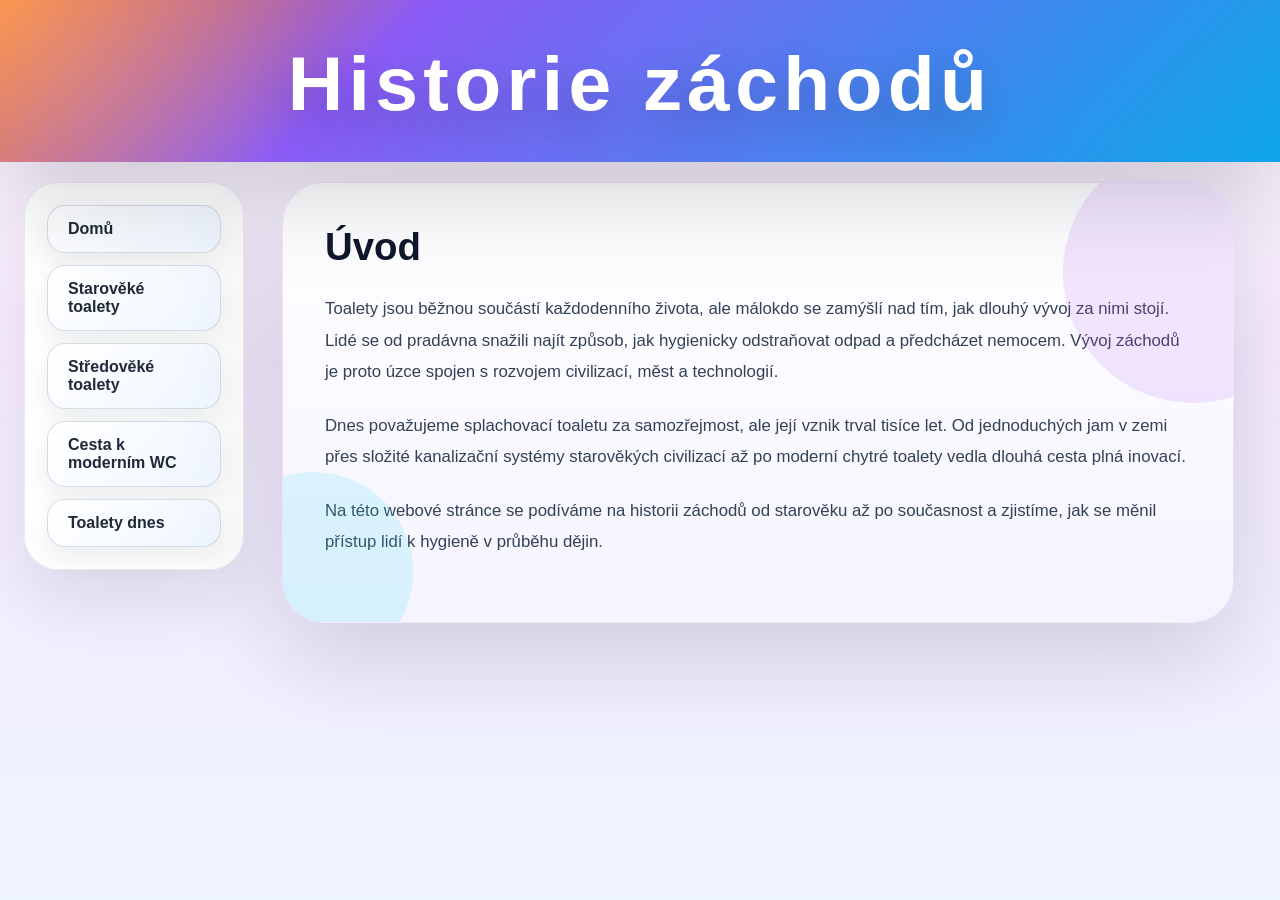
<file: index.html>
﻿<!DOCTYPE html>
<html lang="cs">
<head>
  <meta charset="UTF-8">
  <meta name="viewport" content="width=device-width, initial-scale=1.0">
  <title>Historie záchodů</title>
  <link rel="stylesheet" href="styly.css">
</head>
<body>
  <header>
    <h1>Historie záchodů</h1>
  </header>
  <nav aria-label="Hlavní menu">
    <ul class="menu">
      <li><a href="index.html">Domů</a></li>
      <li><a href="starověké_toalety.html">Starověké toalety</a></li>
      <li><a href="středověké_toalety.html">Středověké toalety</a></li>
      <li><a href="cesta_k_moderním_wc.html">Cesta k moderním WC</a></li>
      <li><a href="toalety_dnes.html">Toalety dnes</a></li>
    </ul>
  </nav>
  <main>
    <section class="card">
      <h2>Úvod</h2>
      <p>Toalety jsou běžnou součástí každodenního života, ale málokdo se zamýšlí nad tím, jak dlouhý vývoj za nimi stojí. Lidé se od pradávna snažili najít způsob, jak hygienicky odstraňovat odpad a předcházet nemocem. Vývoj záchodů je proto úzce spojen s rozvojem civilizací, měst a technologií.</p>
      <p>Dnes považujeme splachovací toaletu za samozřejmost, ale její vznik trval tisíce let. Od jednoduchých jam v zemi přes složité kanalizační systémy starověkých civilizací až po moderní chytré toalety vedla dlouhá cesta plná inovací.</p>
      <p>Na této webové stránce se podíváme na historii záchodů od starověku až po současnost a zjistíme, jak se měnil přístup lidí k hygieně v průběhu dějin.</p>
    </section>
  </main>
  <footer></footer>
</body>
</html>
</file>
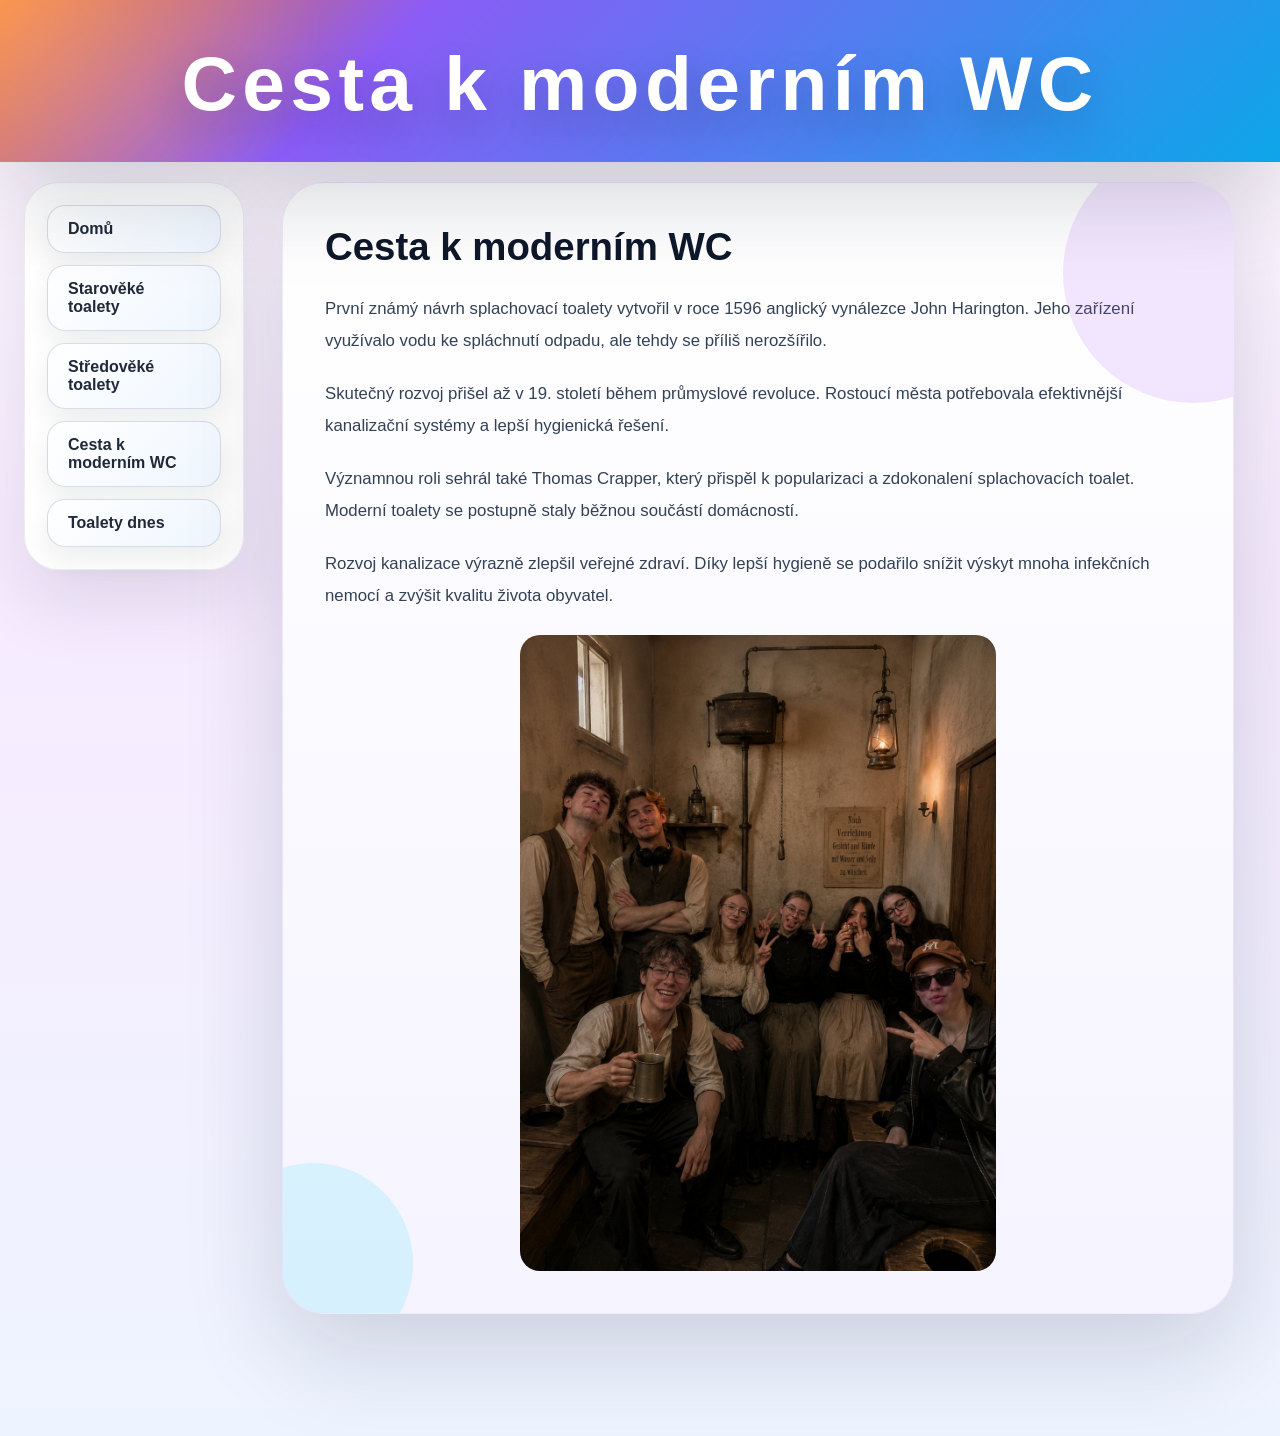
<file: cesta_k_moderním_wc.html>
﻿<!DOCTYPE html>
<html lang="cs">
<head>
  <meta charset="UTF-8">
  <meta name="viewport" content="width=device-width, initial-scale=1.0">
  <title>Cesta k moderním WC</title>
  <link rel="stylesheet" href="styly.css">
</head>
<body>
  <header>
    <h1>Cesta k moderním WC</h1>
  </header>
  <nav aria-label="Hlavní menu">
    <ul class="menu">
      <li><a href="index.html">Domů</a></li>
      <li><a href="starověké_toalety.html">Starověké toalety</a></li>
      <li><a href="středověké_toalety.html">Středověké toalety</a></li>
      <li><a href="cesta_k_moderním_wc.html">Cesta k moderním WC</a></li>
      <li><a href="toalety_dnes.html">Toalety dnes</a></li>
    </ul>
  </nav>
  <main>
    <section class="card">
      <h2>Cesta k moderním WC</h2>
      <p>První známý návrh splachovací toalety vytvořil v roce 1596 anglický vynálezce John Harington. Jeho zařízení využívalo vodu ke spláchnutí odpadu, ale tehdy se příliš nerozšířilo.</p>
      <p>Skutečný rozvoj přišel až v 19. století během průmyslové revoluce. Rostoucí města potřebovala efektivnější kanalizační systémy a lepší hygienická řešení.</p>
      <p>Významnou roli sehrál také Thomas Crapper, který přispěl k popularizaci a zdokonalení splachovacích toalet. Moderní toalety se postupně staly běžnou součástí domácností.</p>
      <p>Rozvoj kanalizace výrazně zlepšil veřejné zdraví. Díky lepší hygieně se podařilo snížit výskyt mnoha infekčních nemocí a zvýšit kvalitu života obyvatel.</p>
      <img src="moderni_wc.jpg" alt="Moderní toalety" loading="lazy" style="max-width:55%; display:block; margin:24px auto 0; border-radius:20px;">
    </section>
  </main>
  <footer></footer>
</body>
</html>
</file>
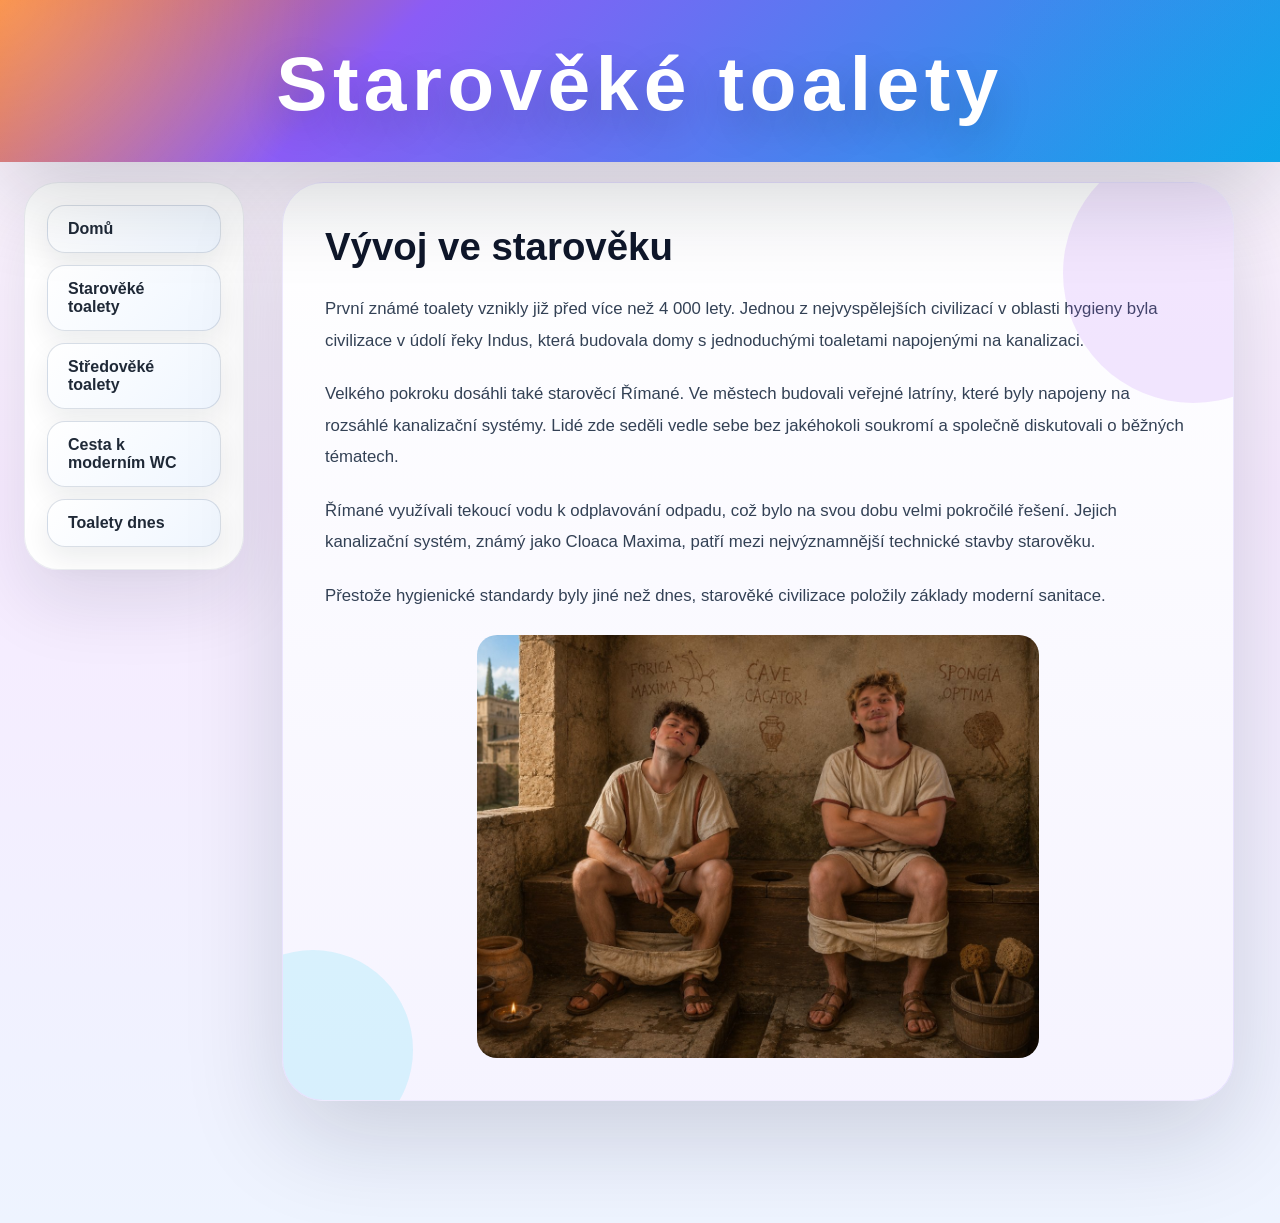
<file: starověké_toalety.html>
﻿<!DOCTYPE html>
<html lang="cs">
<head>
  <meta charset="UTF-8">
  <meta name="viewport" content="width=device-width, initial-scale=1.0">
  <title>Starověké toalety</title>
  <link rel="stylesheet" href="styly.css">
</head>
<body>
  <header>
    <h1>Starověké toalety</h1>
  </header>
  <nav aria-label="Hlavní menu">
    <ul class="menu">
      <li><a href="index.html">Domů</a></li>
      <li><a href="starověké_toalety.html">Starověké toalety</a></li>
      <li><a href="středověké_toalety.html">Středověké toalety</a></li>
      <li><a href="cesta_k_moderním_wc.html">Cesta k moderním WC</a></li>
      <li><a href="toalety_dnes.html">Toalety dnes</a></li>
    </ul>
  </nav>
  <main>
    
    <section class="card">
      <h2>Vývoj ve starověku</h2>
      <p>První známé toalety vznikly již před více než 4 000 lety. Jednou z nejvyspělejších civilizací v oblasti hygieny byla civilizace v údolí řeky Indus, která budovala domy s jednoduchými toaletami napojenými na kanalizaci.</p>
      <p>Velkého pokroku dosáhli také starověcí Římané. Ve městech budovali veřejné latríny, které byly napojeny na rozsáhlé kanalizační systémy. Lidé zde seděli vedle sebe bez jakéhokoli soukromí a společně diskutovali o běžných tématech.</p>
      <p>Římané využívali tekoucí vodu k odplavování odpadu, což bylo na svou dobu velmi pokročilé řešení. Jejich kanalizační systém, známý jako Cloaca Maxima, patří mezi nejvýznamnější technické stavby starověku.</p>
      <p>Přestože hygienické standardy byly jiné než dnes, starověké civilizace položily základy moderní sanitace.</p>
      <img src="starovecke_toalety.jpg" alt="Starověké toalety" loading="lazy" style="max-width:65%; display:block; margin:24px auto 0; border-radius:20px;">
    </section>
  </main>
  <footer></footer>
</body>
</html>
</file>
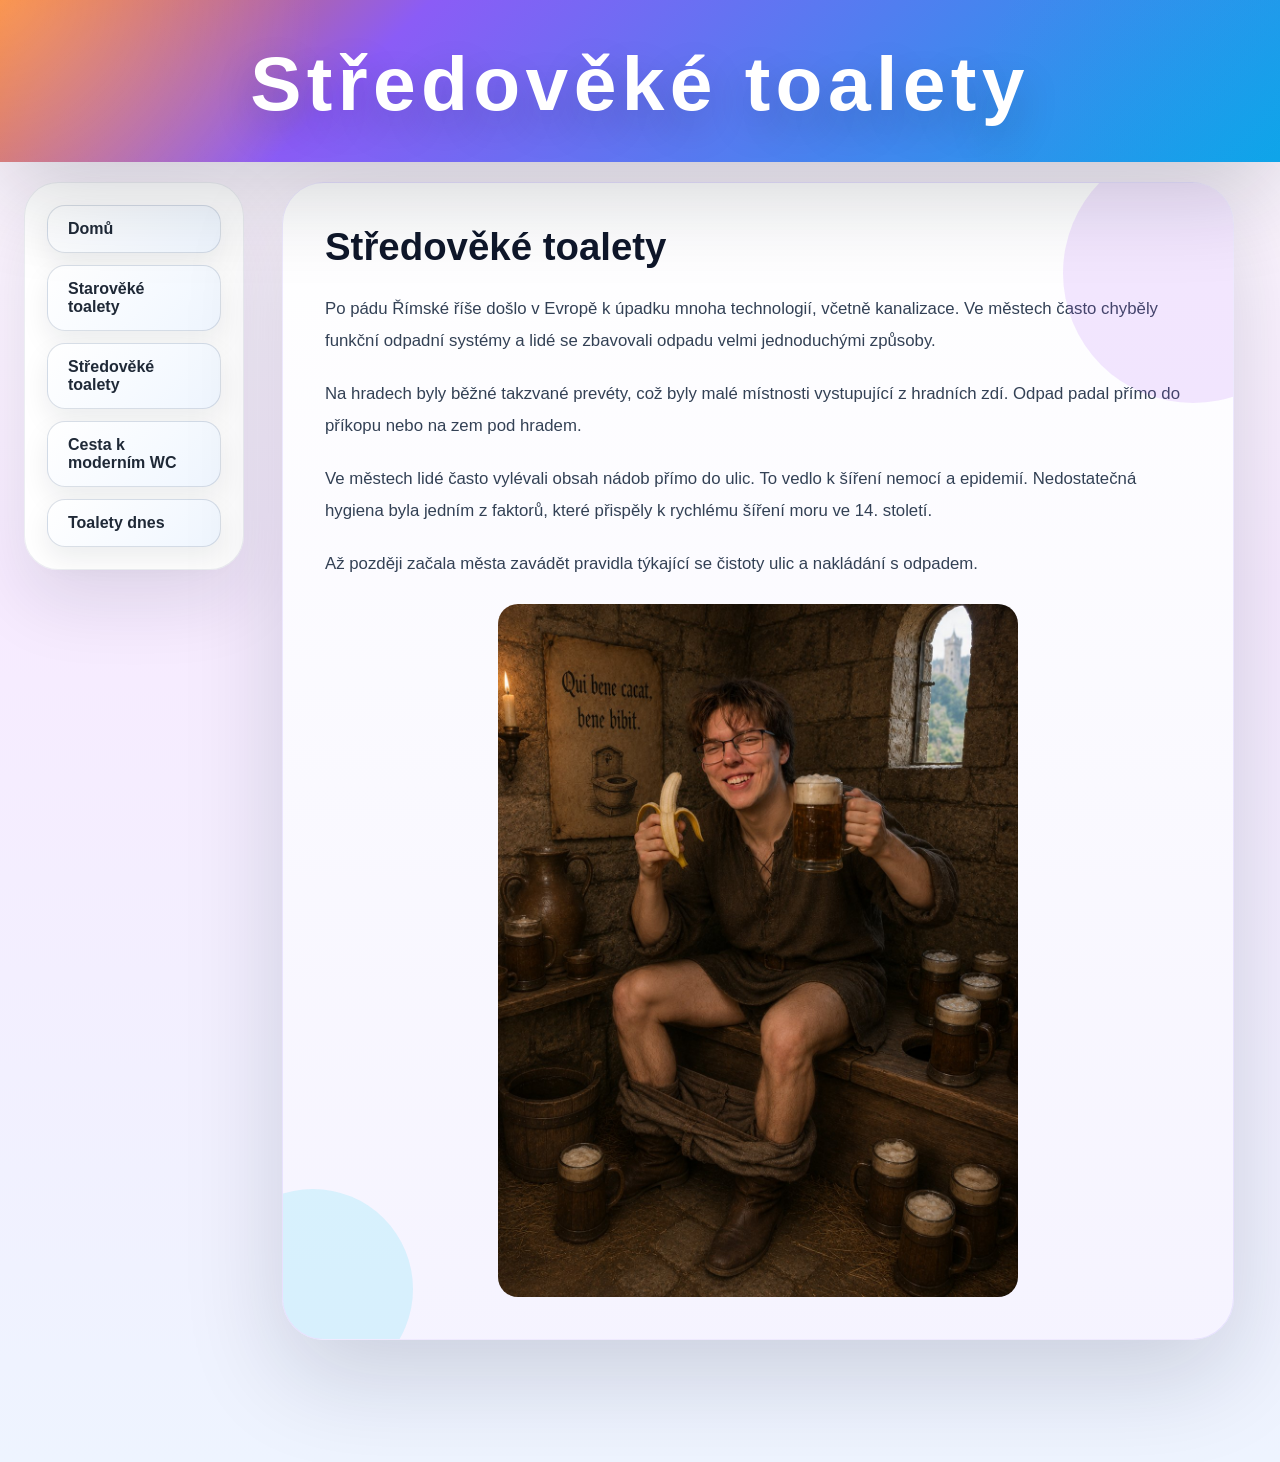
<file: středověké_toalety.html>
﻿<!DOCTYPE html>
<html lang="cs">
<head>
  <meta charset="UTF-8">
  <meta name="viewport" content="width=device-width, initial-scale=1.0">
  <title>Středověké toalety</title>
  <link rel="stylesheet" href="styly.css">
</head>
<body>
  <header>
    <h1>Středověké toalety</h1>
  </header>
  <nav aria-label="Hlavní menu">
    <ul class="menu">
      <li><a href="index.html">Domů</a></li>
      <li><a href="starověké_toalety.html">Starověké toalety</a></li>
      <li><a href="středověké_toalety.html">Středověké toalety</a></li>
      <li><a href="cesta_k_moderním_wc.html">Cesta k moderním WC</a></li>
      <li><a href="toalety_dnes.html">Toalety dnes</a></li>
    </ul>
  </nav>
  <main>
    <section class="card">
      <h2>Středověké toalety</h2>
      <p>Po pádu Římské říše došlo v Evropě k úpadku mnoha technologií, včetně kanalizace. Ve městech často chyběly funkční odpadní systémy a lidé se zbavovali odpadu velmi jednoduchými způsoby.</p>
      <p>Na hradech byly běžné takzvané prevéty, což byly malé místnosti vystupující z hradních zdí. Odpad padal přímo do příkopu nebo na zem pod hradem.</p>
      <p>Ve městech lidé často vylévali obsah nádob přímo do ulic. To vedlo k šíření nemocí a epidemií. Nedostatečná hygiena byla jedním z faktorů, které přispěly k rychlému šíření moru ve 14. století.</p>
      <p>Až později začala města zavádět pravidla týkající se čistoty ulic a nakládání s odpadem.</p>
      <img src="stredoveke_toalety.jpg" alt="Středověké toalety" loading="lazy" style="max-width:60%; display:block; margin:24px auto 0; border-radius:20px;">
    </section>
  </main>
  <footer></footer>
</body>
</html>
</file>
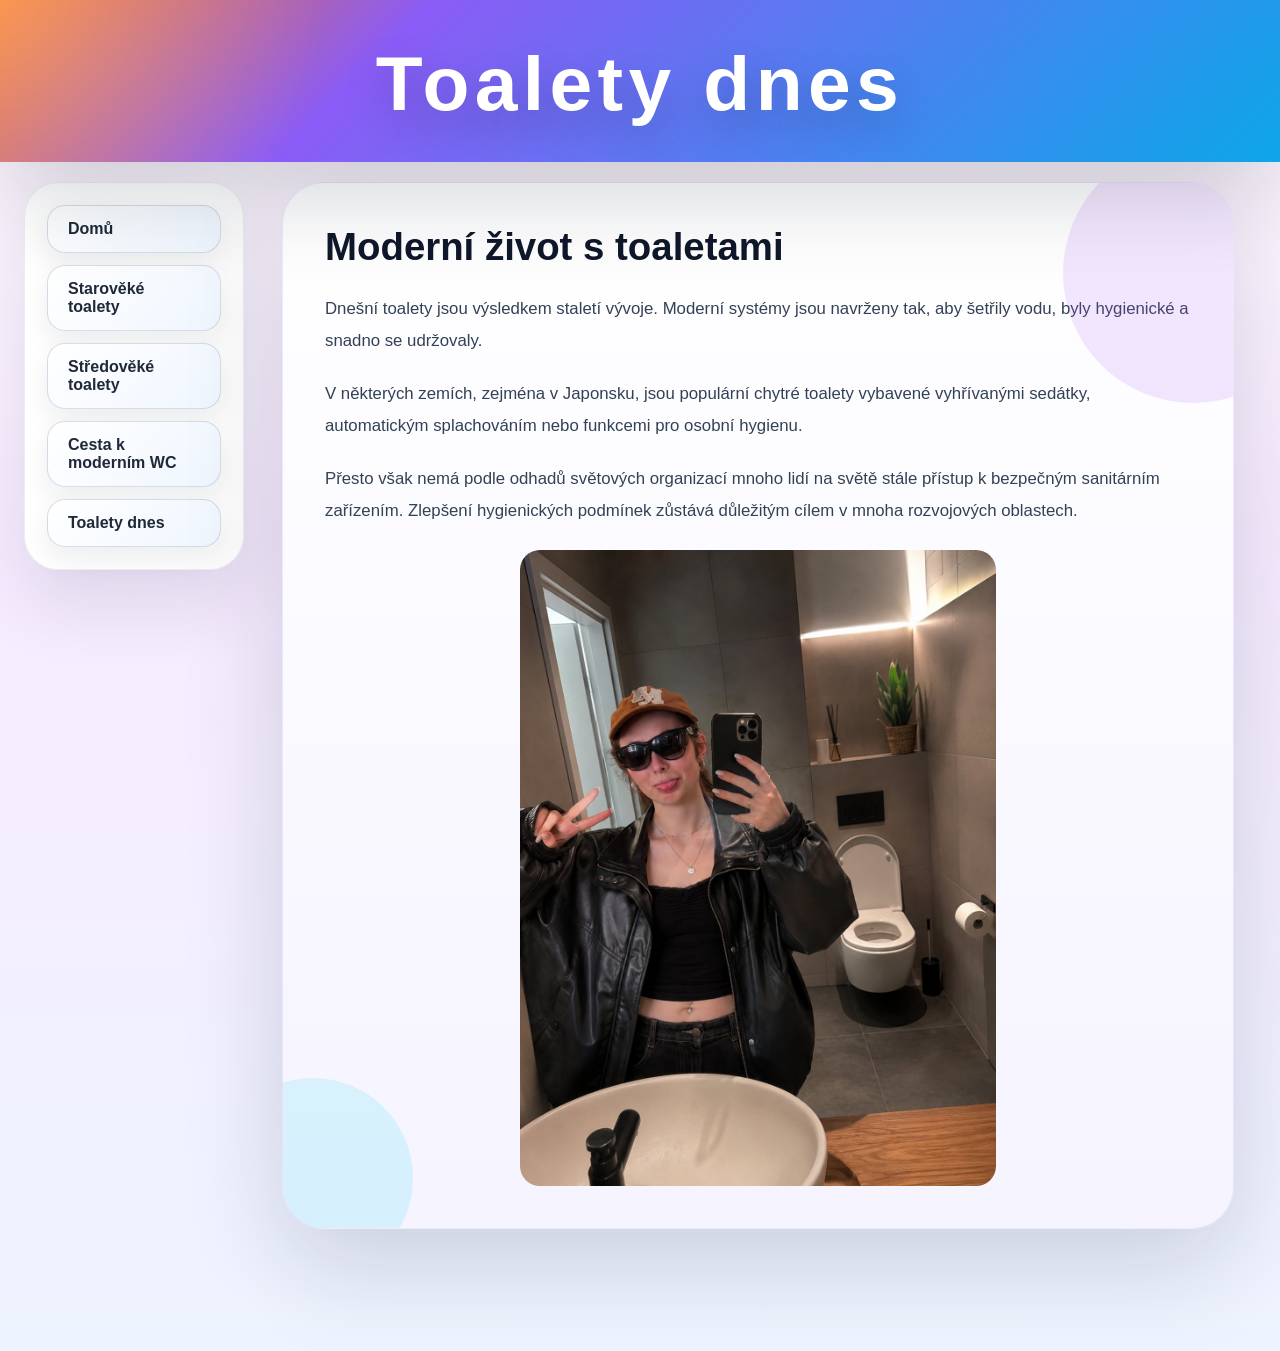
<file: toalety_dnes.html>
﻿<!DOCTYPE html>
<html lang="cs">
<head>
  <meta charset="UTF-8">
  <meta name="viewport" content="width=device-width, initial-scale=1.0">
  <title>Toalety dnes</title>
  <link rel="stylesheet" href="styly.css">
</head>
<body>
  <header>
    <h1>Toalety dnes</h1>
  </header>
  <nav aria-label="Hlavní menu">
    <ul class="menu">
      <li><a href="index.html">Domů</a></li>
      <li><a href="starověké_toalety.html">Starověké toalety</a></li>
      <li><a href="středověké_toalety.html">Středověké toalety</a></li>
      <li><a href="cesta_k_moderním_wc.html">Cesta k moderním WC</a></li>
      <li><a href="toalety_dnes.html">Toalety dnes</a></li>
    </ul>
  </nav>
  <main>
    <section class="card">
      <h2>Moderní život s toaletami</h2>
      <p>Dnešní toalety jsou výsledkem staletí vývoje. Moderní systémy jsou navrženy tak, aby šetřily vodu, byly hygienické a snadno se udržovaly.</p>
      <p>V některých zemích, zejména v Japonsku, jsou populární chytré toalety vybavené vyhřívanými sedátky, automatickým splachováním nebo funkcemi pro osobní hygienu.</p>
      <p>Přesto však nemá podle odhadů světových organizací mnoho lidí na světě stále přístup k bezpečným sanitárním zařízením. Zlepšení hygienických podmínek zůstává důležitým cílem v mnoha rozvojových oblastech.</p>
      <img src="toalety_dnes.jpg" alt="Toalety dnes" loading="eager" style="max-width:55%; height:auto; display:block; margin:24px auto 0; border-radius:20px;">
    </section>
  </main>
  <footer></footer>
</body>
</html>
</file>
<file: styly.css>
﻿:root {
  font-family: 'Inter', 'Segoe UI', Tahoma, Geneva, Verdana, sans-serif;
  color: #1b2430;
  background: linear-gradient(180deg, #fffbff 0%, #f7ebff 40%, #eef4ff 100%);
}
* {
  box-sizing: border-box;
}
html {
  scroll-behavior: smooth;
}
body {
  margin: 0;
  min-height: 100vh;
  background: transparent;
  display: grid;
  grid-template-columns: 260px 1fr;
  grid-template-rows: auto 1fr auto;
  grid-template-areas:
    "header header"
    "nav main"
    "footer footer";
}
img {
  max-width: 100%;
  display: block;
  border-radius: 24px;
}
header {
  grid-area: header;
  position: relative;
  z-index: 2;
  overflow: hidden;
  padding: 44px 22px 40px;
  text-align: center;
  background: linear-gradient(135deg, #f97316 0%, #8b5cf6 30%, #0ea5e9 100%);
  color: #ffffff;
  box-shadow: 0 28px 96px rgba(15, 23, 42, 0.2);
}
header::before {
  content: '';
  position: absolute;
  inset: 0;
  z-index: 0;
  background: radial-gradient(circle at top left, rgba(255, 255, 255, 0.25), transparent 25%),
              radial-gradient(circle at bottom right, rgba(14, 165, 233, 0.2), transparent 25%);
  pointer-events: none;
}
header h1 {
  position: relative;
  z-index: 2;
  margin: 0;
  display: block;
  color: #ffffff;
  font-size: clamp(3rem, 6vw, 5rem);
  letter-spacing: 0.07em;
  line-height: 1.02;
  text-shadow: 0 16px 40px rgba(15, 23, 42, 0.22);
}
nav {
  grid-area: nav;
  align-self: start;
  margin: 20px 0 0 24px;
  padding: 22px;
  width: 220px;
  background: rgba(255, 255, 255, 0.98);
  border-radius: 34px;
  box-shadow: 0 32px 72px rgba(15, 23, 42, 0.11);
  border: 1px solid rgba(148, 163, 184, 0.18);
}
nav .menu {
  display: flex;
  flex-direction: column;
  gap: 12px;
  margin: 0;
  padding: 0;
  list-style: none;
}
nav .menu li {
  margin: 0;
}
nav .menu a {
  display: inline-flex;
  align-items: center;
  justify-content: flex-start;
  width: 100%;
  padding: 14px 20px;
  font-weight: 700;
  color: #1f2937;
  text-decoration: none;
  background: linear-gradient(135deg, #ffffff 0%, #eff6ff 100%);
  border: 1px solid rgba(148, 163, 184, 0.35);
  border-radius: 18px;
  box-shadow: 0 12px 28px rgba(15, 23, 42, 0.08);
  transition: transform 0.22s ease, background 0.22s ease, box-shadow 0.22s ease, color 0.22s ease;
}
nav .menu a:hover,
nav .menu a:focus {
  background: linear-gradient(135deg, #dbeafe 0%, #bfdbfe 100%);
  color: #1d4ed8;
  transform: translateY(-2px);
  box-shadow: 0 18px 36px rgba(59, 130, 246, 0.18);
}
nav .menu a.active,
nav .menu a.active:hover,
nav .menu a.active:focus {
  background: linear-gradient(135deg, #c7d2fe 0%, #93c5fd 100%);
  color: #1e3a8a;
  border-color: rgba(59, 130, 246, 0.35);
}
main {
  grid-area: main;
  max-width: none;
  margin: 20px 24px 40px 0;
  padding: 0 22px 30px;
}
section.card {
  position: relative;
  overflow: hidden;
  background: linear-gradient(180deg, rgba(255,255,255,0.96), rgba(245, 243, 255, 0.96));
  border: 1px solid rgba(167, 139, 250, 0.18);
  border-radius: 42px;
  padding: 42px;
  box-shadow: 0 36px 100px rgba(15, 23, 42, 0.16);
}
section.card::before {
  content: '';
  position: absolute;
  top: -40px;
  right: -90px;
  width: 260px;
  height: 260px;
  background: rgba(168, 85, 247, 0.14);
  border-radius: 50%;
}
section.card::after {
  content: '';
  position: absolute;
  bottom: -50px;
  left: -70px;
  width: 200px;
  height: 200px;
  background: rgba(34, 211, 238, 0.14);
  border-radius: 50%;
}
section.card h2,
section.card h3 {
  margin-top: 0;
}
section.card h2 {
  color: #0f172a;
  font-size: clamp(2.4rem, 3vw, 3.4rem);
  margin-bottom: 24px;
}
section.card p {
  line-height: 1.88;
  margin: 1.3em 0;
  color: #334155;
  font-size: 1.05rem;
}
section.card p strong,
section.card p em {
  color: #1d4ed8;
}
footer {
  text-align: center;
  color: #475569;
  padding: 26px 16px;
}
@media (max-width: 920px) {
  main {
    margin: -42px auto 34px;
  }
  section.card {
    padding: 34px;
  }
}
@media (max-width: 720px) {
  body {
    grid-template-columns: 1fr;
    grid-template-areas:
      "header"
      "nav"
      "main"
      "footer";
  }
  header {
    padding: 34px 16px 28px;
  }
  nav {
    width: auto;
    margin: 0 auto 20px;
    padding: 18px 16px;
  }
  nav .menu {
    gap: 10px;
  }
  nav .menu a {
    padding: 12px 16px;
    font-size: 0.95rem;
  }
  section.card {
    padding: 28px;
    border-radius: 34px;
  }
  main {
    margin: 0 auto 28px;
    padding: 0 16px 28px;
  }
}
@media (max-width: 520px) {
  section.card::before,
  section.card::after {
    display: none;
  }
  main {
    padding: 0 14px 24px;
  }
}
</file>
